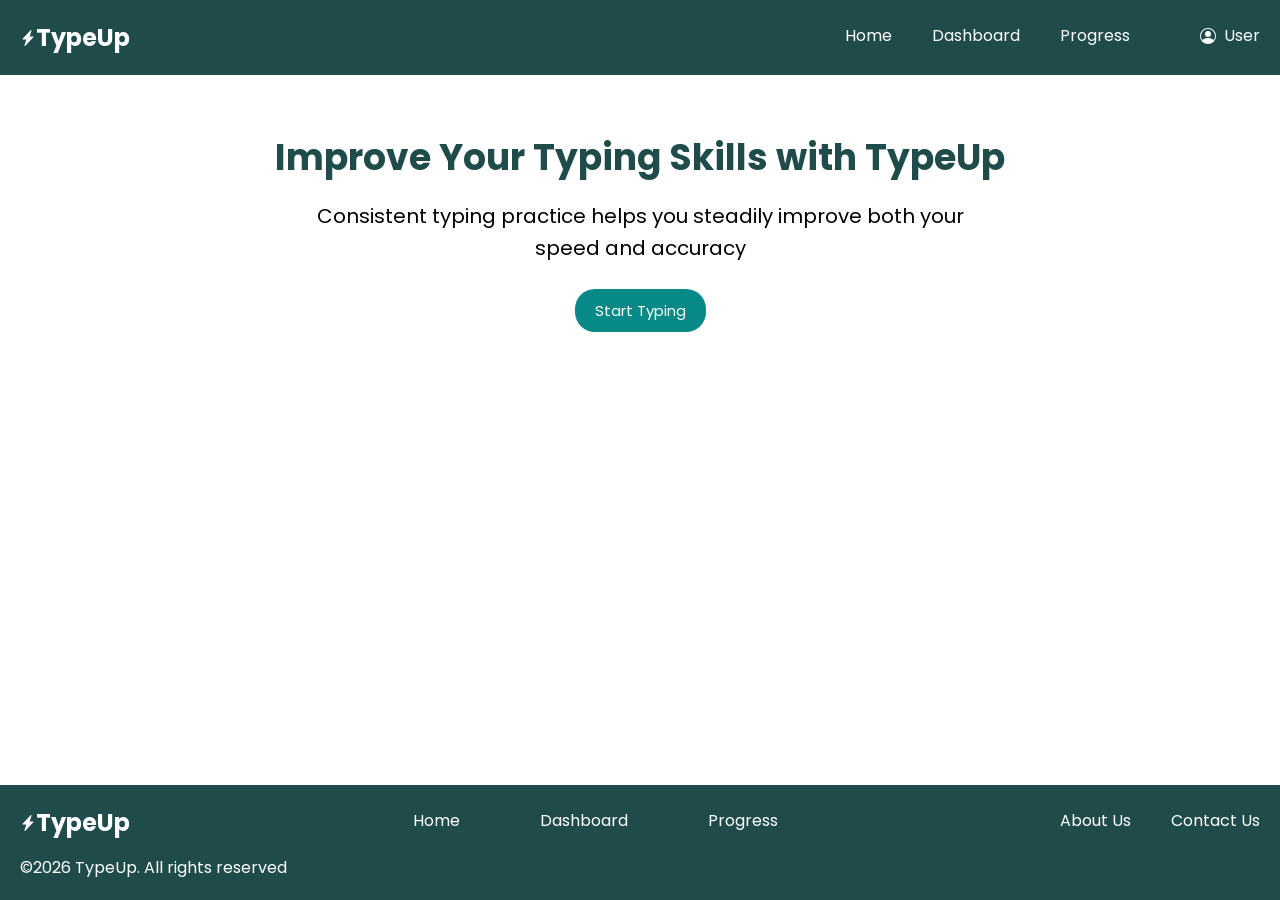
<file: index.html>
<!DOCTYPE html>
<html lang="en">

<head>
    <meta charset="UTF-8">
    <meta name="viewport" content="width=device-width, initial-scale=1.0">
    <title>TypeUp project</title>
    <link rel="stylesheet" href="style.css">
    <link rel="preconnect" href="https://fonts.googleapis.com">
    <link rel="preconnect" href="https://fonts.gstatic.com" crossorigin>
    <link
        href="https://fonts.googleapis.com/css2?family=Poppins:ital,wght@0,100;0,200;0,300;0,400;0,500;0,600;0,700;0,800;0,900;1,100;1,200;1,300;1,400;1,500;1,600;1,700;1,800;1,900&display=swap"
        rel="stylesheet">
</head>

<body class="poppins-regular">
    <div id="firstcontainer" class="firstcontainer">
        <h2><svg xmlns="http://www.w3.org/2000/svg" width="16" height="16" fill="currentColor"
                class="bi bi-lightning-charge-fill" viewBox="0 0 16 16">
                <path
                    d="M11.251.068a.5.5 0 0 1 .227.58L9.677 6.5H13a.5.5 0 0 1 .364.843l-8 8.5a.5.5 0 0 1-.842-.49L6.323 9.5H3a.5.5 0 0 1-.364-.843l8-8.5a.5.5 0 0 1 .615-.09z" />
            </svg>TypeUp</h2>
         <nav class="navbar">
            <p><a href="index.html">Home</a></p>
            <p><a href="dashboard.html">Dashboard</a></p>
            <p><a href="progress.html">Progress</a></p>
        </nav>
        <div class="navbar-user">
            <p><svg xmlns="http://www.w3.org/2000/svg" width="16" height="16" fill="currentColor"
                    class="bi bi-person-circle" viewBox="0 0 16 16">
                    <path d="M11 6a3 3 0 1 1-6 0 3 3 0 0 1 6 0" />
                    <path fill-rule="evenodd"
                        d="M0 8a8 8 0 1 1 16 0A8 8 0 0 1 0 8m8-7a7 7 0 0 0-5.468 11.37C3.242 11.226 4.805 10 8 10s4.757 1.225 5.468 2.37A7 7 0 0 0 8 1" />
                </svg><span>User</span></p>
        </div>
        <button class="menu-toggle">☰</button>

    </div>

    <main id="sectionone" class="sectionone">

        <h1>Improve Your Typing Skills with TypeUp</h1>
        <p>Consistent typing practice helps you steadily improve both your speed and accuracy</p>
        <a href="dashboard.html" class="start-button">Start Typing</a>
        
    </main>



    <div id="footer" class="footer">
        <h2><svg xmlns="http://www.w3.org/2000/svg" width="16" height="16" fill="currentColor"
                class="bi bi-lightning-charge-fill" viewBox="0 0 16 16">
                <path
                    d="M11.251.068a.5.5 0 0 1 .227.58L9.677 6.5H13a.5.5 0 0 1 .364.843l-8 8.5a.5.5 0 0 1-.842-.49L6.323 9.5H3a.5.5 0 0 1-.364-.843l8-8.5a.5.5 0 0 1 .615-.09z" />
            </svg>TypeUp</h2>
        <div id="footerbar" class="footerbar">
            <p><a href="index.html">Home</a></p>
            <p><a href="dashboard.html">Dashboard</a></p>
            <p><a href="progress.html">Progress</a></p>
        </div>
        <div class="footerbar-sec">
            <p><a href="aboutus.html">About Us</a></p>
            <p><a href="contactus.html">Contact Us</a></p>
        </div>
         <div class="rights">
            <p>&copy2026 TypeUp. All rights reserved</p>
        </div>
    </div>
   <script src="script.js"></script>
</body>

</html>
</file>
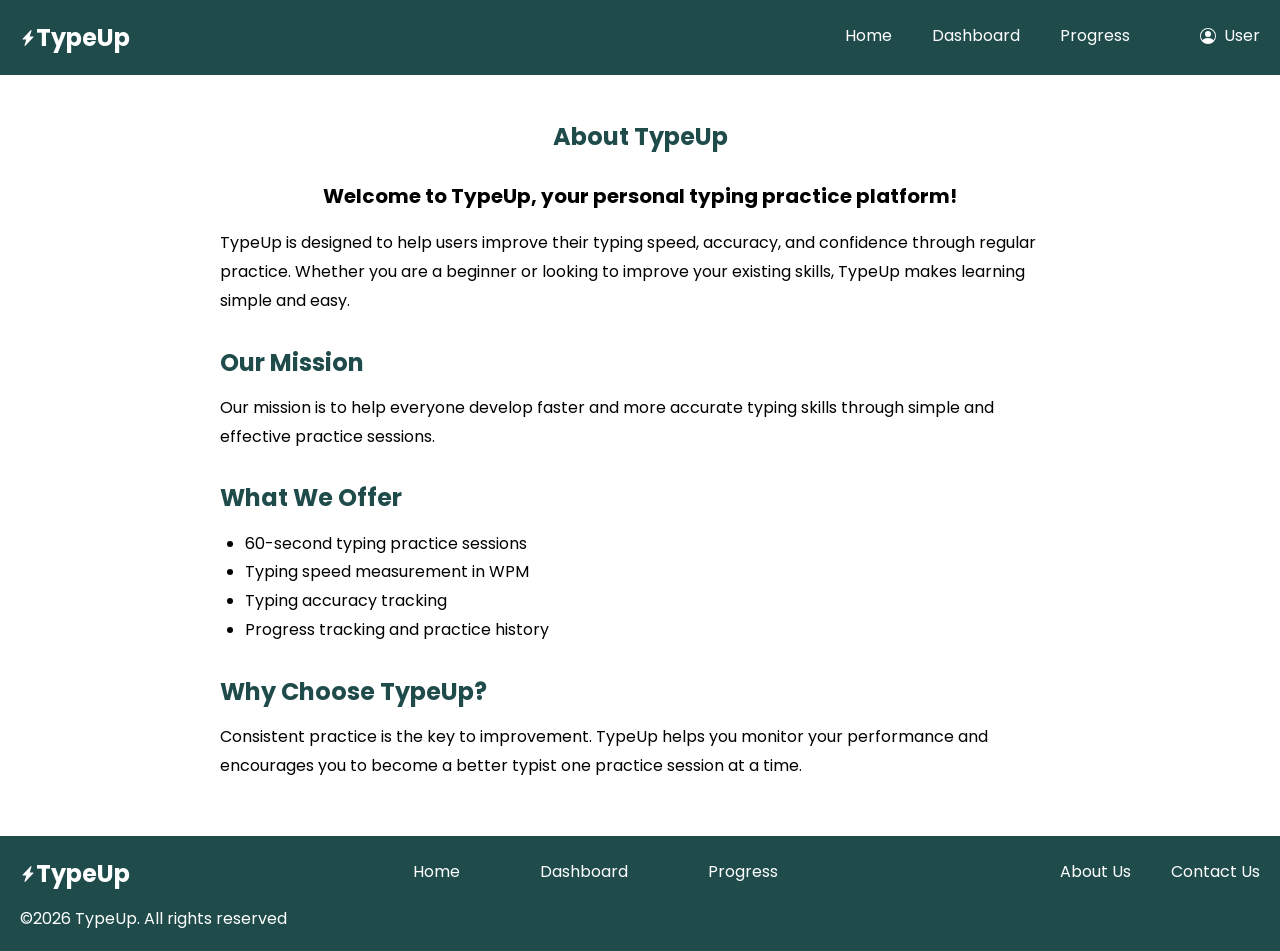
<file: aboutus.html>
<!DOCTYPE html>
<html lang="en">

<head>
    <meta charset="UTF-8">
    <meta name="viewport" content="width=device-width, initial-scale=1.0">
    <title>TypeUp project</title>
    <link rel="stylesheet" href="style.css">
    <link rel="preconnect" href="https://fonts.googleapis.com">
    <link rel="preconnect" href="https://fonts.gstatic.com" crossorigin>
    <link
        href="https://fonts.googleapis.com/css2?family=Poppins:ital,wght@0,100;0,200;0,300;0,400;0,500;0,600;0,700;0,800;0,900;1,100;1,200;1,300;1,400;1,500;1,600;1,700;1,800;1,900&display=swap"
        rel="stylesheet">
</head>

<body class="poppins-regular">
    <div id="firstcontainer" class="firstcontainer">
        <h2><svg xmlns="http://www.w3.org/2000/svg" width="16" height="16" fill="currentColor"
                class="bi bi-lightning-charge-fill" viewBox="0 0 16 16">
                <path
                    d="M11.251.068a.5.5 0 0 1 .227.58L9.677 6.5H13a.5.5 0 0 1 .364.843l-8 8.5a.5.5 0 0 1-.842-.49L6.323 9.5H3a.5.5 0 0 1-.364-.843l8-8.5a.5.5 0 0 1 .615-.09z" />
            </svg>TypeUp</h2>
         <nav class="navbar">
            <p><a href="index.html">Home</a></p>
            <p><a href="dashboard.html">Dashboard</a></p>
            <p><a href="progress.html">Progress</a></p>
        </nav>
        <div class="navbar-user">
            <p><svg xmlns="http://www.w3.org/2000/svg" width="16" height="16" fill="currentColor"
                    class="bi bi-person-circle" viewBox="0 0 16 16">
                    <path d="M11 6a3 3 0 1 1-6 0 3 3 0 0 1 6 0" />
                    <path fill-rule="evenodd"
                        d="M0 8a8 8 0 1 1 16 0A8 8 0 0 1 0 8m8-7a7 7 0 0 0-5.468 11.37C3.242 11.226 4.805 10 8 10s4.757 1.225 5.468 2.37A7 7 0 0 0 8 1" />
                </svg><span>User</span></p>
        </div>
        <button class="menu-toggle">☰</button>

    </div>
    <main>
        <section class="about-container">

            <h1>About TypeUp</h1>

            <p class="about-intro">
                Welcome to TypeUp, your personal typing practice platform!
            </p>

            <p>
                TypeUp is designed to help users improve their typing
                speed, accuracy, and confidence through regular practice.
                Whether you are a beginner or looking to improve your
                existing skills, TypeUp makes learning simple and easy.
            </p>

            <h2>Our Mission</h2>

            <p>
                Our mission is to help everyone develop faster and more
                accurate typing skills through simple and effective
                practice sessions.
            </p>

            <h2>What We Offer</h2>

            <ul>
                <li>60-second typing practice sessions</li>
                <li>Typing speed measurement in WPM</li>
                <li>Typing accuracy tracking</li>
                <li>Progress tracking and practice history</li>
            </ul>

            <h2>Why Choose TypeUp?</h2>

            <p>
                Consistent practice is the key to improvement.
                TypeUp helps you monitor your performance and encourages
                you to become a better typist one practice session at a time.
            </p>

        </section>
    </main>
     <div id="footer" class="footer">
        <h2><svg xmlns="http://www.w3.org/2000/svg" width="16" height="16" fill="currentColor"
                class="bi bi-lightning-charge-fill" viewBox="0 0 16 16">
                <path
                    d="M11.251.068a.5.5 0 0 1 .227.58L9.677 6.5H13a.5.5 0 0 1 .364.843l-8 8.5a.5.5 0 0 1-.842-.49L6.323 9.5H3a.5.5 0 0 1-.364-.843l8-8.5a.5.5 0 0 1 .615-.09z" />
            </svg>TypeUp</h2>
        <div id="footerbar" class="footerbar">
            <p><a href="index.html">Home</a></p>
            <p><a href="dashboard.html">Dashboard</a></p>
            <p><a href="progress.html">Progress</a></p>
        </div>
        <div class="footerbar-sec">
            <p><a href="aboutus.html">About Us</a></p>
            <p><a href="contactus.html">Contact Us</a></p>
        </div>
         <div class="rights">
            <p>&copy2026 TypeUp. All rights reserved</p>
        </div>
    </div>
   <script src="script.js"></script>
</body>

</html>
</file>
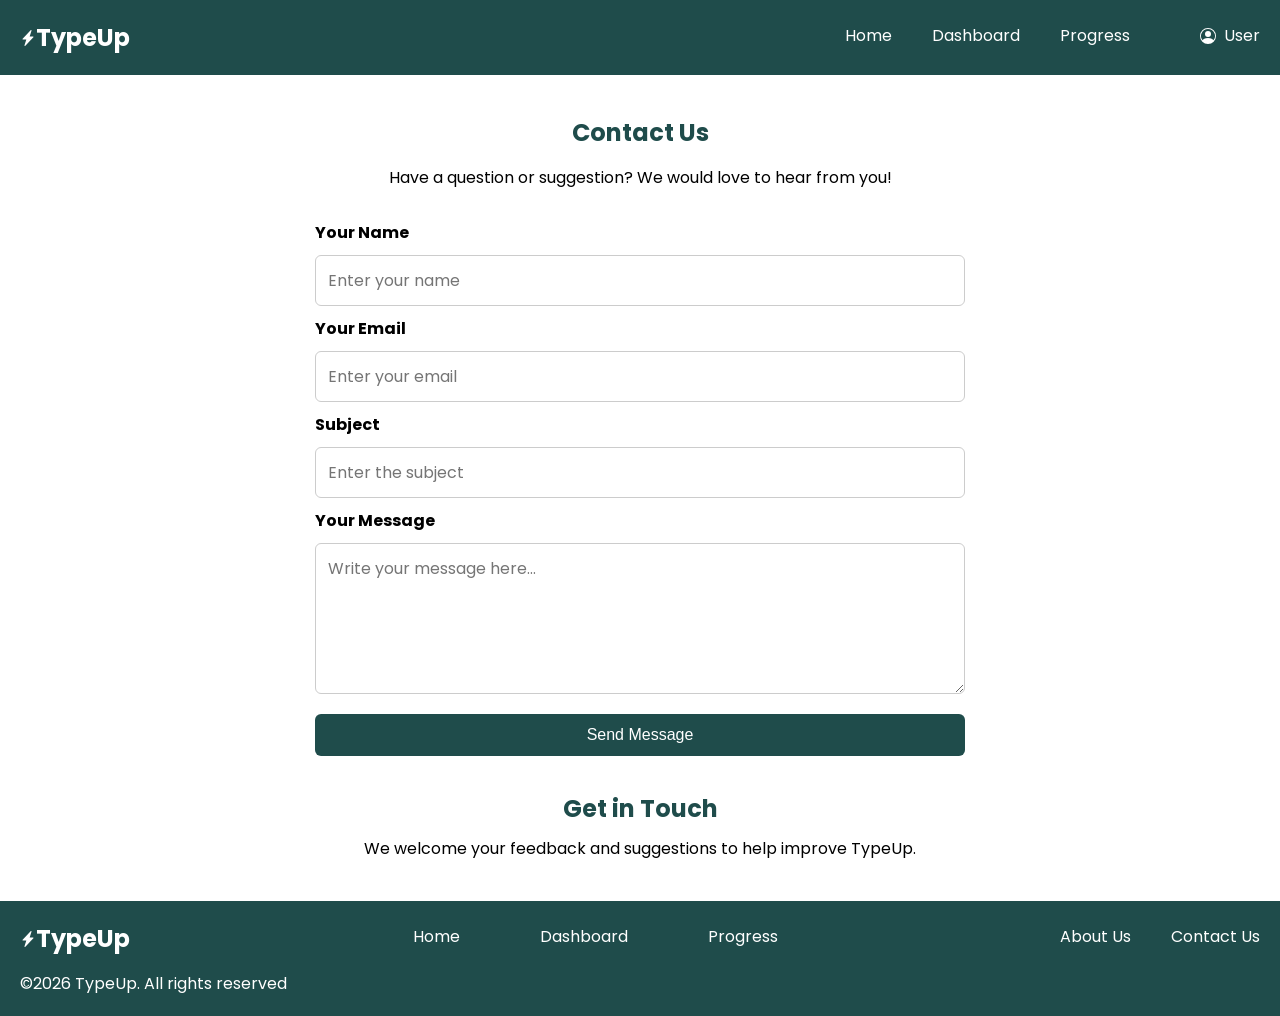
<file: contactus.html>
<!DOCTYPE html>
<html lang="en">

<head>
    <meta charset="UTF-8">
    <meta name="viewport" content="width=device-width, initial-scale=1.0">
    <title>TypeUp project</title>
    <link rel="stylesheet" href="style.css">
    <link rel="preconnect" href="https://fonts.googleapis.com">
    <link rel="preconnect" href="https://fonts.gstatic.com" crossorigin>
    <link
        href="https://fonts.googleapis.com/css2?family=Poppins:ital,wght@0,100;0,200;0,300;0,400;0,500;0,600;0,700;0,800;0,900;1,100;1,200;1,300;1,400;1,500;1,600;1,700;1,800;1,900&display=swap"
        rel="stylesheet">
</head>

<body class="poppins-regular">
    <div id="firstcontainer" class="firstcontainer">
        <h2><svg xmlns="http://www.w3.org/2000/svg" width="16" height="16" fill="currentColor"
                class="bi bi-lightning-charge-fill" viewBox="0 0 16 16">
                <path
                    d="M11.251.068a.5.5 0 0 1 .227.58L9.677 6.5H13a.5.5 0 0 1 .364.843l-8 8.5a.5.5 0 0 1-.842-.49L6.323 9.5H3a.5.5 0 0 1-.364-.843l8-8.5a.5.5 0 0 1 .615-.09z" />
            </svg>TypeUp</h2>
         <nav class="navbar">
            <p><a href="index.html">Home</a></p>
            <p><a href="dashboard.html">Dashboard</a></p>
            <p><a href="progress.html">Progress</a></p>
        </nav>
        <div class="navbar-user">
            <p><svg xmlns="http://www.w3.org/2000/svg" width="16" height="16" fill="currentColor"
                    class="bi bi-person-circle" viewBox="0 0 16 16">
                    <path d="M11 6a3 3 0 1 1-6 0 3 3 0 0 1 6 0" />
                    <path fill-rule="evenodd"
                        d="M0 8a8 8 0 1 1 16 0A8 8 0 0 1 0 8m8-7a7 7 0 0 0-5.468 11.37C3.242 11.226 4.805 10 8 10s4.757 1.225 5.468 2.37A7 7 0 0 0 8 1" />
                </svg><span>User</span></p>
        </div>
        <button class="menu-toggle">☰</button>

    </div>
  <main>
        <section class="contact-container">

            <h1>Contact Us</h1>

            <p class="contact-intro">
                Have a question or suggestion? We would love to hear from you!
            </p>

            <form class="contact-form" action="#" method="post">

                <label for="name">Your Name</label>
                <input type="text" id="name" name="name"
                    placeholder="Enter your name" required>

                <label for="email">Your Email</label>
                <input type="email" id="email" name="email"
                    placeholder="Enter your email" required>

                <label for="subject">Subject</label>
                <input type="text" id="subject" name="subject"
                    placeholder="Enter the subject" required>

                <label for="message">Your Message</label>
                <textarea id="message" name="message" rows="5"
                    placeholder="Write your message here..."
                    required></textarea>

                <button type="submit">Send Message</button>

            </form>

            <div class="contact-details">
                <h2>Get in Touch</h2>
                <p>We welcome your feedback and suggestions to help improve TypeUp.</p>
            </div>

        </section>
    </main>
     <div id="footer" class="footer">
        <h2><svg xmlns="http://www.w3.org/2000/svg" width="16" height="16" fill="currentColor"
                class="bi bi-lightning-charge-fill" viewBox="0 0 16 16">
                <path
                    d="M11.251.068a.5.5 0 0 1 .227.58L9.677 6.5H13a.5.5 0 0 1 .364.843l-8 8.5a.5.5 0 0 1-.842-.49L6.323 9.5H3a.5.5 0 0 1-.364-.843l8-8.5a.5.5 0 0 1 .615-.09z" />
            </svg>TypeUp</h2>
        <div id="footerbar" class="footerbar">
            <p><a href="index.html">Home</a></p>
            <p><a href="dashboard.html">Dashboard</a></p>
            <p><a href="progress.html">Progress</a></p>
        </div>
        <div class="footerbar-sec">
            <p><a href="aboutus.html">About Us</a></p>
            <p><a href="contactus.html">Contact Us</a></p>
        </div>
         <div class="rights">
            <p>&copy2026 TypeUp. All rights reserved</p>
        </div>
    </div>
   <script src="script.js"></script>
</body>

</html>
</file>
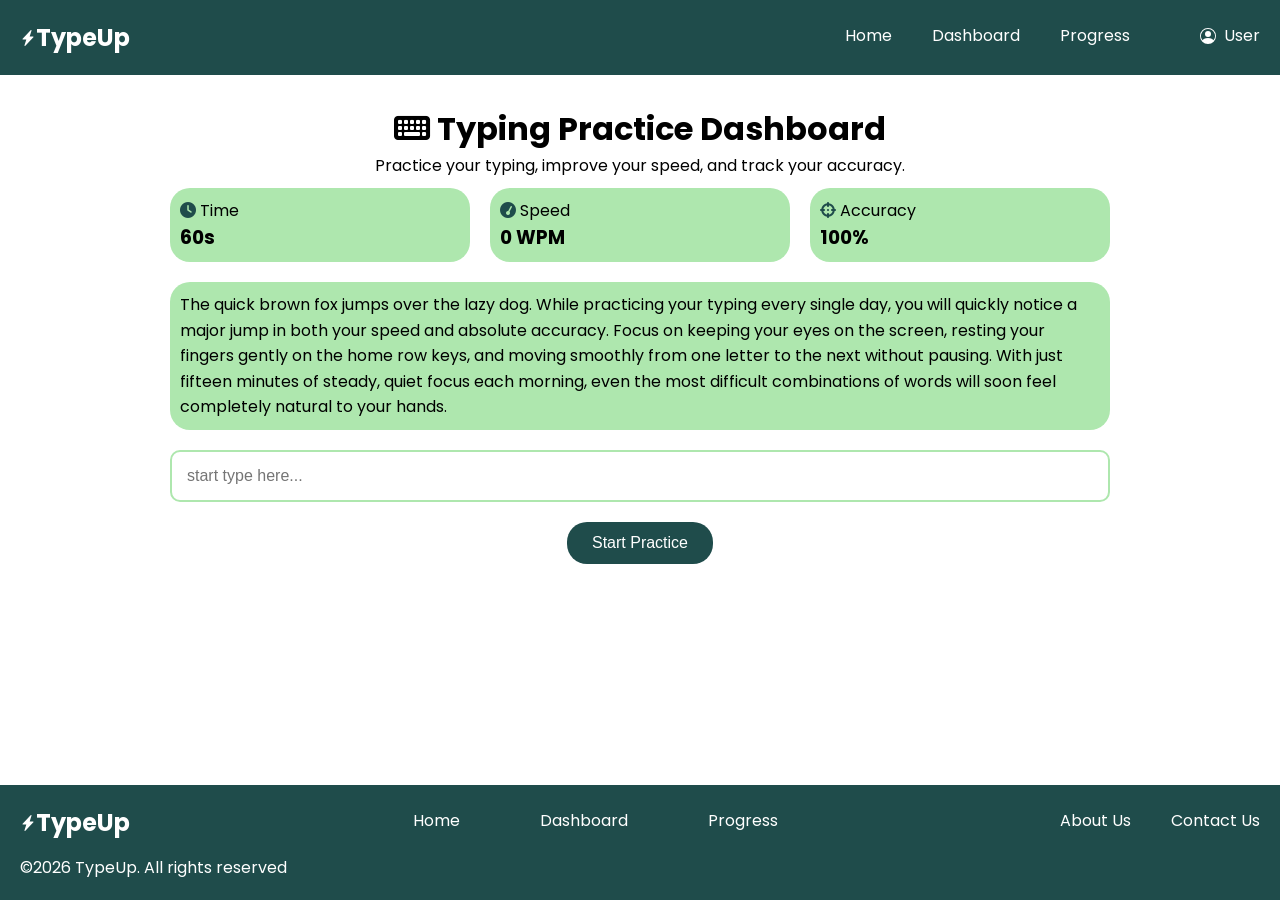
<file: dashboard.html>
<!DOCTYPE html>
<html lang="en">

<head>
    <meta charset="UTF-8">
    <meta name="viewport" content="width=device-width, initial-scale=1.0">
    <title>TypeUp project</title>
    <link rel="stylesheet" href="style.css">
    <link rel="preconnect" href="https://fonts.googleapis.com">
    <link rel="preconnect" href="https://fonts.gstatic.com" crossorigin>
    <link
        href="https://fonts.googleapis.com/css2?family=Poppins:ital,wght@0,100;0,200;0,300;0,400;0,500;0,600;0,700;0,800;0,900;1,100;1,200;1,300;1,400;1,500;1,600;1,700;1,800;1,900&display=swap"
        rel="stylesheet">
    <link rel="stylesheet" href="https://cdnjs.cloudflare.com/ajax/libs/font-awesome/6.7.2/css/all.min.css">
</head>

<body class="poppins-regular">
    <div id="firstcontainer" class="firstcontainer">
        <h2><svg xmlns="http://www.w3.org/2000/svg" width="16" height="16" fill="currentColor"
                class="bi bi-lightning-charge-fill" viewBox="0 0 16 16">
                <path
                    d="M11.251.068a.5.5 0 0 1 .227.58L9.677 6.5H13a.5.5 0 0 1 .364.843l-8 8.5a.5.5 0 0 1-.842-.49L6.323 9.5H3a.5.5 0 0 1-.364-.843l8-8.5a.5.5 0 0 1 .615-.09z" />
            </svg>TypeUp</h2>   
       <nav class="navbar">
            <p><a href="index.html">Home</a></p>
            <p><a href="dashboard.html">Dashboard</a></p>
            <p><a href="progress.html">Progress</a></p>
        </nav>
        <div class="navbar-user">
            <p><svg xmlns="http://www.w3.org/2000/svg" width="16" height="16" fill="currentColor"
                    class="bi bi-person-circle" viewBox="0 0 16 16">
                    <path d="M11 6a3 3 0 1 1-6 0 3 3 0 0 1 6 0" />
                    <path fill-rule="evenodd"
                        d="M0 8a8 8 0 1 1 16 0A8 8 0 0 1 0 8m8-7a7 7 0 0 0-5.468 11.37C3.242 11.226 4.805 10 8 10s4.757 1.225 5.468 2.37A7 7 0 0 0 8 1" />
                </svg><span>User</span></p>
        </div>
        <button class="menu-toggle">☰</button>

    </div>
    <main>
        <div id="container" class="container">
            <div class="dashboardheading">
                <h1><i class="fa-solid fa-keyboard"></i>  Typing Practice Dashboard</h1>
                <p>Practice your typing, improve your speed, and track your accuracy.</p>
            </div>
            <div id="container-one" class="container-one">
                <div id="stats-container" class="stats-container">
                   <div id="time" class="time">
                    <p><i class="fa-solid fa-clock" style="color: rgb(31, 76, 75);"></i> Time</p>
                    <h3>60s</h3>
                </div>
                <div id="speed" class="speed">
                    <p><i class="fa-solid fa-gauge-simple-high" style="color:rgb(31, 76, 75)"></i> Speed</p>
                    <h3>0 WPM</h3>
                </div>
                <div id="accuracy" class="accuracy">
                    <p><i class="fa-solid fa-crosshairs" style="color: rgb(31, 76, 75);"></i> Accuracy</p>
                    <h3>100%</h3>
                </div>

                </div>
    
                <div id="typingcontent" class="typingcontent">
                    <p>The quick brown fox jumps over the lazy dog. While practicing your typing every single day, you
                        will quickly notice a major jump in both your speed and absolute accuracy. Focus on keeping your
                        eyes on the screen, resting your fingers gently on the home row keys, and moving smoothly from
                        one letter to the next without pausing. With just fifteen minutes of steady, quiet focus each
                        morning, even the most difficult combinations of words will soon feel completely natural to your
                        hands.</p>
                </div>

                <div id="typingsection" class="typingsection">
                    <input id="typingsection-input" class="typingsection-input" type="text"
                        placeholder="start type here...">
                </div>
                <button class="startpractice" id="startpractice" type="button">Start Practice</button>
            </div>



        </div>

    </main>



    <div id="footer" class="footer">
        <h2><svg xmlns="http://www.w3.org/2000/svg" width="16" height="16" fill="currentColor"
                class="bi bi-lightning-charge-fill" viewBox="0 0 16 16">
                <path
                    d="M11.251.068a.5.5 0 0 1 .227.58L9.677 6.5H13a.5.5 0 0 1 .364.843l-8 8.5a.5.5 0 0 1-.842-.49L6.323 9.5H3a.5.5 0 0 1-.364-.843l8-8.5a.5.5 0 0 1 .615-.09z" />
            </svg>TypeUp</h2>
        <div id="footerbar" class="footerbar">
         <p><a href="index.html">Home</a></p>
            <p><a href="dashboard.html">Dashboard</a></p>
            <p><a href="progress.html">Progress</a></p>
        </div>
        <div class="footerbar-sec">
           <p><a href="aboutus.html">About Us</a></p>
            <p><a href="contactus.html">Contact Us</a></p>
        </div>
        <div class="rights">
            <p>&copy2026 TypeUp. All rights reserved</p>
        </div>
    </div>
    <script src="script.js"></script>
</body>

</html>
</file>
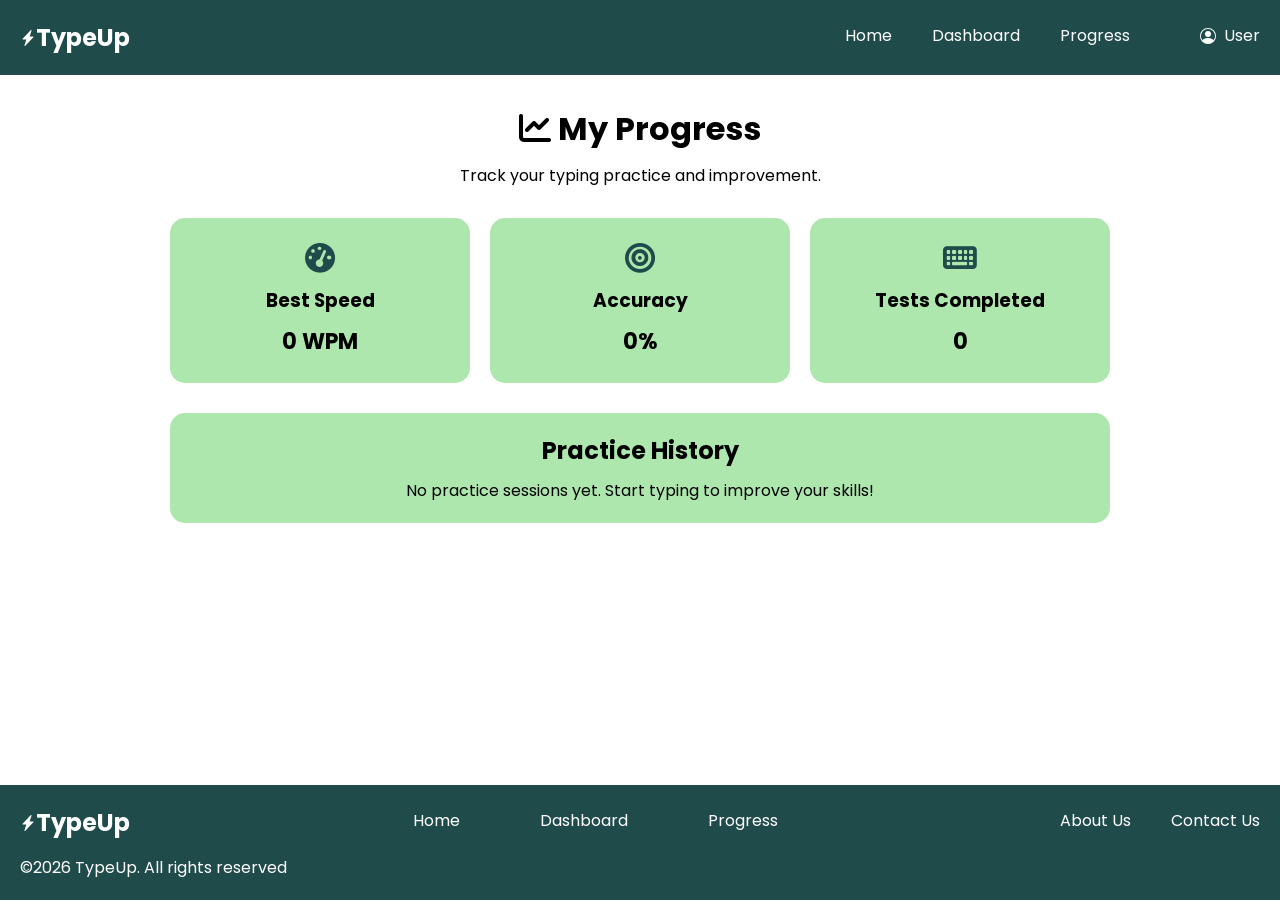
<file: progress.html>
<!DOCTYPE html>
<html lang="en">

<head>
    <meta charset="UTF-8">
    <meta name="viewport" content="width=device-width, initial-scale=1.0">
    <title>TypeUp project</title>
    <link rel="stylesheet" href="style.css">
    <link rel="preconnect" href="https://fonts.googleapis.com">
    <link rel="preconnect" href="https://fonts.gstatic.com" crossorigin>
    <link
        href="https://fonts.googleapis.com/css2?family=Poppins:ital,wght@0,100;0,200;0,300;0,400;0,500;0,600;0,700;0,800;0,900;1,100;1,200;1,300;1,400;1,500;1,600;1,700;1,800;1,900&display=swap"
        rel="stylesheet">
    <link rel="stylesheet" href="https://cdnjs.cloudflare.com/ajax/libs/font-awesome/6.7.2/css/all.min.css">
</head>

<body class="poppins-regular">
    <div id="firstcontainer" class="firstcontainer">
        <h2><svg xmlns="http://www.w3.org/2000/svg" width="16" height="16" fill="currentColor"
                class="bi bi-lightning-charge-fill" viewBox="0 0 16 16">
                <path
                    d="M11.251.068a.5.5 0 0 1 .227.58L9.677 6.5H13a.5.5 0 0 1 .364.843l-8 8.5a.5.5 0 0 1-.842-.49L6.323 9.5H3a.5.5 0 0 1-.364-.843l8-8.5a.5.5 0 0 1 .615-.09z" />
            </svg>TypeUp</h2>   
       <nav class="navbar">
            <p><a href="index.html">Home</a></p>
            <p><a href="dashboard.html">Dashboard</a></p>
            <p><a href="progress.html">Progress</a></p>
        </nav>
        <div class="navbar-user">
            <p><svg xmlns="http://www.w3.org/2000/svg" width="16" height="16" fill="currentColor"
                    class="bi bi-person-circle" viewBox="0 0 16 16">
                    <path d="M11 6a3 3 0 1 1-6 0 3 3 0 0 1 6 0" />
                    <path fill-rule="evenodd"
                        d="M0 8a8 8 0 1 1 16 0A8 8 0 0 1 0 8m8-7a7 7 0 0 0-5.468 11.37C3.242 11.226 4.805 10 8 10s4.757 1.225 5.468 2.37A7 7 0 0 0 8 1" />
                </svg><span>User</span></p>
        </div>
        <button class="menu-toggle">☰</button>

    </div>
    <main class="progress-container">

        <div class="progress-heading">
            <h1><i class="fa-solid fa-chart-line"></i> My Progress</h1>
            <p>Track your typing practice and improvement.</p>
        </div>

        <div class="progress-cards">

            <div class="progress-card">
                <i class="fa-solid fa-gauge-high"></i>
                <h3>Best Speed</h3>
                <p id="best-speed">0 WPM</p>
            </div>

            <div class="progress-card">
                <i class="fa-solid fa-bullseye"></i>
                <h3>Accuracy</h3>
                <p id="best-accuracy">0%</p>
            </div>

            <div class="progress-card">
                <i class="fa-solid fa-keyboard"></i>
                <h3>Tests Completed</h3>
                <p id="tests-completed">0</p>
            </div>

        </div>

        <div class="progress-history">
            <h2>Practice History</h2>
            <p>No practice sessions yet. Start typing to improve your skills!</p>
        </div>

    </main>

    <div id="footer" class="footer">
        <h2><svg xmlns="http://www.w3.org/2000/svg" width="16" height="16" fill="currentColor"
                class="bi bi-lightning-charge-fill" viewBox="0 0 16 16">
                <path
                    d="M11.251.068a.5.5 0 0 1 .227.58L9.677 6.5H13a.5.5 0 0 1 .364.843l-8 8.5a.5.5 0 0 1-.842-.49L6.323 9.5H3a.5.5 0 0 1-.364-.843l8-8.5a.5.5 0 0 1 .615-.09z" />
            </svg>TypeUp</h2>
        <div id="footerbar" class="footerbar">
            <p><a href="index.html">Home</a></p>
            <p><a href="dashboard.html">Dashboard</a></p>
            <p><a href="progress.html">Progress</a></p>
        </div>
        <div class="footerbar-sec">
            <p><a href="aboutus.html">About Us</a></p>
            <p><a href="contactus.html">Contact Us</a></p>
        </div>
         <div class="rights">
            <p>&copy2026 TypeUp. All rights reserved</p>
        </div>
    </div>
   <script src="script.js"></script>
</body>

</html>
</file>
<file: style.css>
*{
    margin: 0;
    padding: 0;
    box-sizing: border-box;
   
}
body {
    min-height: 100vh;
    display: flex;
    flex-direction: column;
}

main {
    flex: 1;
}
 .poppins-regular {
  font-family: "Poppins", sans-serif;
  font-weight: 400;
  font-style: normal;
}

.firstcontainer{
   display: flex;
    justify-content: flex-start;
    gap: 40px;
    padding: 20px;
    align-items: center;
    background-color: rgb(31, 76, 75);
    color: white;
}
.menu-toggle{
    display: none;
}
.navbar{
    display: flex;
    gap: 40px;
    align-items: center;
    cursor: pointer;
    margin-left: auto;
    margin-right: 30px;
    }
    .navbar a {
    color: white;
    text-decoration: none;
}
.navbar p, .navbar-user p{
    display: flex;
    align-items: center;
    gap: 8px;
    cursor: pointer;
    position: relative;
    padding-bottom: 4px;
}
.navbar p::after, .navbar-user p::after {
    content: '';
    position: absolute;
    bottom: 0;
    left: 0;
    width: 0;
    height: 2px; 
    background-color: white;
    transition: width 0.3s ease-in-out;
}
.navbar p:hover::after, .navbar-user p:hover::after {
    width: 100%;   
}

.footer{
    display: flex;
    flex-wrap: wrap;
    left: 0;
    width: 100%;    
   justify-content: space-between;
   padding: 20px;
   align-items: center;
   background-color: rgb(31, 76, 75); 
   color: white;
}

.footerbar{
    display: flex;
    gap: 80px;
    justify-content: right;
    align-items: center;
    text-align: center;
}
.footerbar-sec{
    display: flex;
    gap: 40px;
    justify-content: right;
    align-items: center;
    text-align: center;
}
.rights{
 width: 100%;
 text-align: left;
 margin-top: 15px;
}
.footerbar p, .footerbar-sec p{
    display: flex;
    align-items: center;
    gap: 8px;
    cursor: pointer;
    position: relative;
    padding-bottom: 4px;
}
.footerbar p::after, .footerbar-sec p::after {
    content: '';
    position: absolute;
    bottom: 0;
    left: 0;
    width: 0;
    height: 2px; 
    background-color: white;
    transition: width 0.3s ease-in-out;
}
.footerbar p:hover::after, .footerbar-sec p:hover::after {
    width: 100%;   
}

.sectionone{
    background-color:white;
    color: black;
    text-align: center;
    padding: 40px;
    margin-top: 15px;
}
.sectionone h1{ 
    font-size: 36px;
    margin-bottom: 10px;
    color: rgb(31, 76, 75);
}
.sectionone p{ 
    font-size: 20px;
    margin: 15px auto 0;
    max-width: 700px;
    line-height: 1.6;
}
.sectionone .start-button{
    border-radius: 20px;
    background-color:rgb(6, 137, 135);
    color: white;
    padding: 10px 20px;
    font-size: 15px;
    margin-top: 25px;
    cursor: pointer;
    border: none;
    display: inline-block;
    text-decoration: none;
}
.sectionone .start-button:hover{
    background-color:rgb(45, 110, 105);
    color: black;
    transition: background-color 0.3s ease;
}
.container{
  max-width: 1000px;
  margin: 0 auto;
  padding: 30px;
}
.dashboardheading{
    text-align: center;
    margin-bottom: 10px;
}
.container-one{
    display: flex;
    flex-direction: column;
    gap: 20px;
}
.time,.speed,.accuracy{
    background-color: #aee7ae;
    padding: 10px;
    border-radius: 20px;
    flex: 1;
}
.stats-container {
    display: flex;
    gap: 20px;
    width: 100%;
}
.typingcontent{
    background-color: #aee7ae;
    padding: 10px;
    border-radius: 20px;
    line-height: 1.6;
}
.typingsection-input{
    width: 100%;
    padding: 15px;
    border-radius: 10px;
    font-size: 16px;
    border: 2px solid #aee7ae;
    outline: none;
}
.typingsection-input:focus {
    border-color: rgb(31, 76, 75);
}
.startpractice{
   background-color: rgb(31, 76, 75);
    color: white;
    padding: 12px 25px;
    border: none;
    border-radius: 20px;
    cursor: pointer;
    font-size: 16px;
    align-self: center;
    transition: background-color 0.3s ease;
}
.startpractice:hover {
    background-color: rgb(45, 110, 105);
}
.progress-container {
    max-width: 1000px;
    width: 100%;
    margin: 0 auto;
    padding: 30px;
}

.progress-heading {
    text-align: center;
    margin-bottom: 30px;
}

.progress-heading p {
    margin-top: 10px;
}

.progress-cards {
    display: flex;
    gap: 20px;
    margin-bottom: 30px;
}

.progress-card {
    background-color: #aee7ae;
    padding: 25px;
    border-radius: 15px;
    text-align: center;
    flex: 1;
}

.progress-card i {
    font-size: 30px;
    color: rgb(31, 76, 75);
}

.progress-card h3 {
    margin: 10px 0;
}

.progress-card p {
    font-size: 22px;
    font-weight: bold;
}

.progress-history {
    background-color: #aee7ae;
    padding: 20px;
    border-radius: 15px;
    text-align: center;
}

.progress-history p {
    margin-top: 10px;
}
.footer a {
    color: white;
    text-decoration: none;
}

.about-container {
    max-width: 900px;
    margin: 0 auto;
    padding: 40px 30px;
    line-height: 1.8;
}

.about-container h1 {
    text-align: center;
    margin-bottom: 20px;
    color: rgb(31, 76, 75);
}

.about-container h2 {
    margin-top: 25px;
    margin-bottom: 10px;
    color: rgb(31, 76, 75);
}

.about-container p {
    margin-bottom: 15px;
}

.about-intro {
    text-align: center;
    font-size: 20px;
    font-weight: bold;
}

.about-container ul {
    padding-left: 25px;
}

.contact-container {
    max-width: 700px;
    margin: 0 auto;
    padding: 40px 25px;
}

.contact-container h1 {
    text-align: center;
    color: rgb(31, 76, 75);
    margin-bottom: 15px;
}

.contact-intro {
    text-align: center;
    margin-bottom: 30px;
}

.contact-form {
    display: flex;
    flex-direction: column;
    gap: 10px;
}

.contact-form label {
    font-weight: bold;
}

.contact-form input,
.contact-form textarea {
    width: 100%;
    padding: 12px;
    border: 1px solid #ccc;
    border-radius: 6px;
    font-family: inherit;
    font-size: 16px;
}

.contact-form textarea {
    resize: vertical;
}

.contact-form button {
    background-color: rgb(31, 76, 75);
    color: white;
    padding: 12px;
    border: none;
    border-radius: 6px;
    font-size: 16px;
    cursor: pointer;
    margin-top: 10px;
}

.contact-form button:hover {
    background-color: #245b59;
}

.contact-details {
    text-align: center;
    margin-top: 35px;
}

.contact-details h2 {
    color: rgb(31, 76, 75);
    margin-bottom: 10px;
}

@media (max-width: 600px) {

    .firstcontainer{
        padding: 10px;
        display: flex;
        justify-content: space-between;
        align-items: center;
        cursor: pointer;
    }
    .navbar{
        gap: 15px;
        display: none;
        flex-direction: column;
        align-items: flex-start;
        margin: 0;
    }
    .navbar-user{
        display: none;
    }
    .menu-toggle{
        display: block;
    }
    .footer{
    padding: 10px;
    }
    .footerbar{
        display: flex;
     flex-direction: column;
    align-items: flex-start;
    justify-content: center;
    gap: 10px;
    }
    .footerbar-sec{
     display: flex;
    flex-direction: column;
    align-items: flex-start;
    gap: 10px;
    }
    .rights{
        text-align: center;
    width: 100%;
    margin-top: 15px;

    }
    .sectionone{ 
        padding: 25px 15px;
    }
    .sectionone h1{
        font-size: 28px;
    }
    .sectionone p{
        font-size: 16px;
    }
    .sectionone .start-button{
        font-weight: 600;
    }
  .container {
        padding: 15px;
    }

    .stats-container {
        flex-wrap: wrap;
    }

    .time, .speed, .accuracy {
        min-width: 100px;
    }
     .progress-container {
        padding: 15px;
    }

    .progress-cards {
        flex-direction: column;
    }
      .about-container {
        padding: 25px 15px;
    }

    .about-intro {
        font-size: 18px;
    }
    .contact-container {
        padding: 25px 15px;
    }
}
</file>
